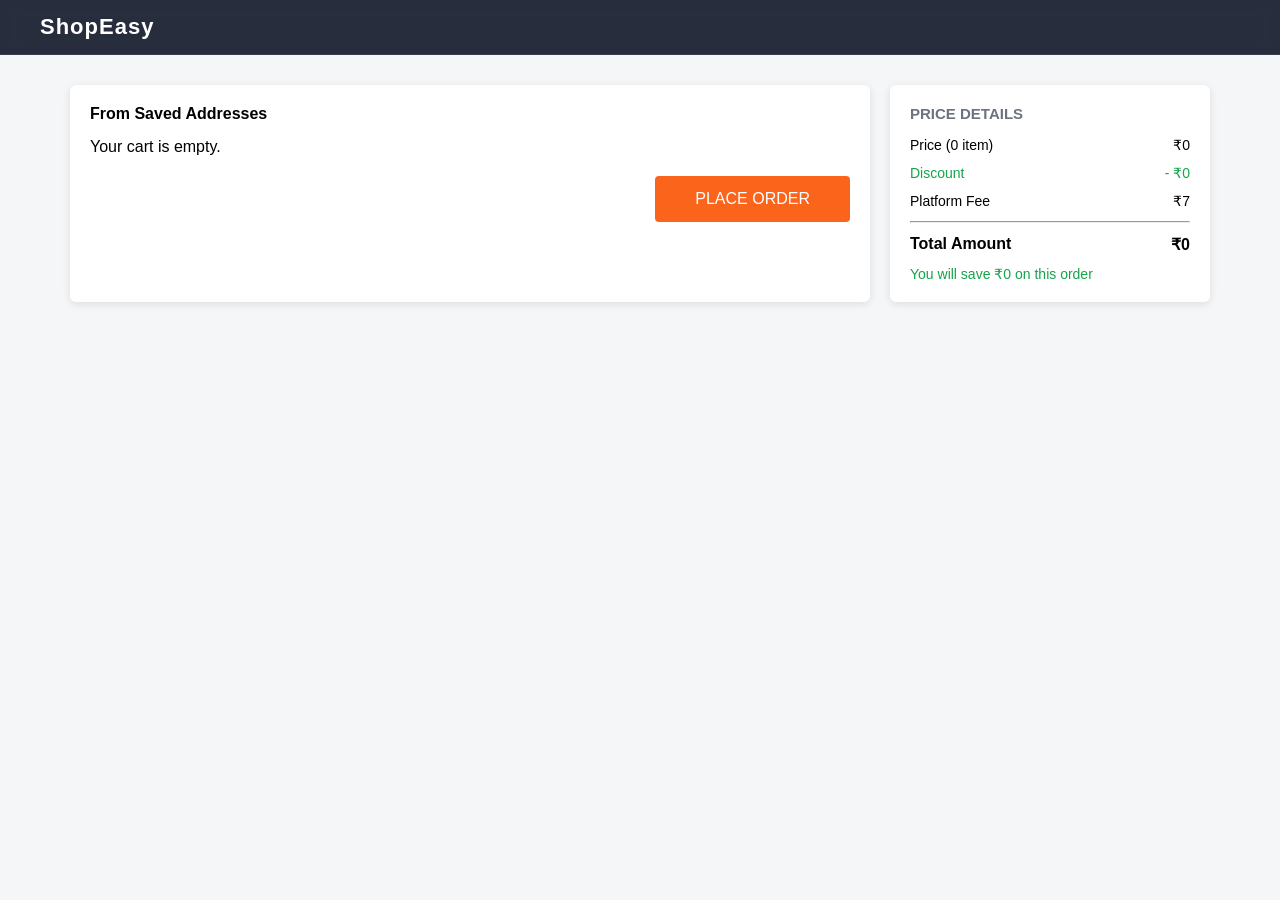
<file: cart.html>
<!DOCTYPE html>
<html lang="en">
<head>
  <meta charset="UTF-8">
  <title>Your Cart | ShopEasy</title>
  <link rel="stylesheet" href="style.css">
</head>
<body>

<!-- NAVBAR -->
<nav class="navbar">
  <h1 class="logo" onclick="window.location.href='index.html'">ShopEasy</h1>
</nav>

<!-- CART LAYOUT -->
<section class="cart-layout">

  <!-- LEFT: CART ITEMS -->
  <div class="cart-left">
    <h3 class="section-title">From Saved Addresses</h3>

    <div id="cart-items" class="cart-items-box">
      <!-- Items rendered by cart.js -->
    </div>

    <div class="place-order">
      <button class="place-order-btn">PLACE ORDER</button>
    </div>
  </div>

  <!-- RIGHT: PRICE DETAILS -->
  <div class="cart-right">
    <h3>PRICE DETAILS</h3>

    <div class="price-row">
      <span>Price (<span id="item-count">0</span> item)</span>
      <span>₹<span id="price-total">0</span></span>
    </div>

    <div class="price-row green">
      <span>Discount</span>
      <span>- ₹<span id="discount">0</span></span>
    </div>

    <div class="price-row">
      <span>Platform Fee</span>
      <span>₹7</span>
    </div>

    <hr>

    <div class="price-row total">
      <span>Total Amount</span>
      <span>₹<span id="final-total">0</span></span>
    </div>

    <p class="savings">
      You will save ₹<span id="savings">0</span> on this order
    </p>
  </div>

</section>

<script src="cart.js"></script>
</body>
</html>
</file>
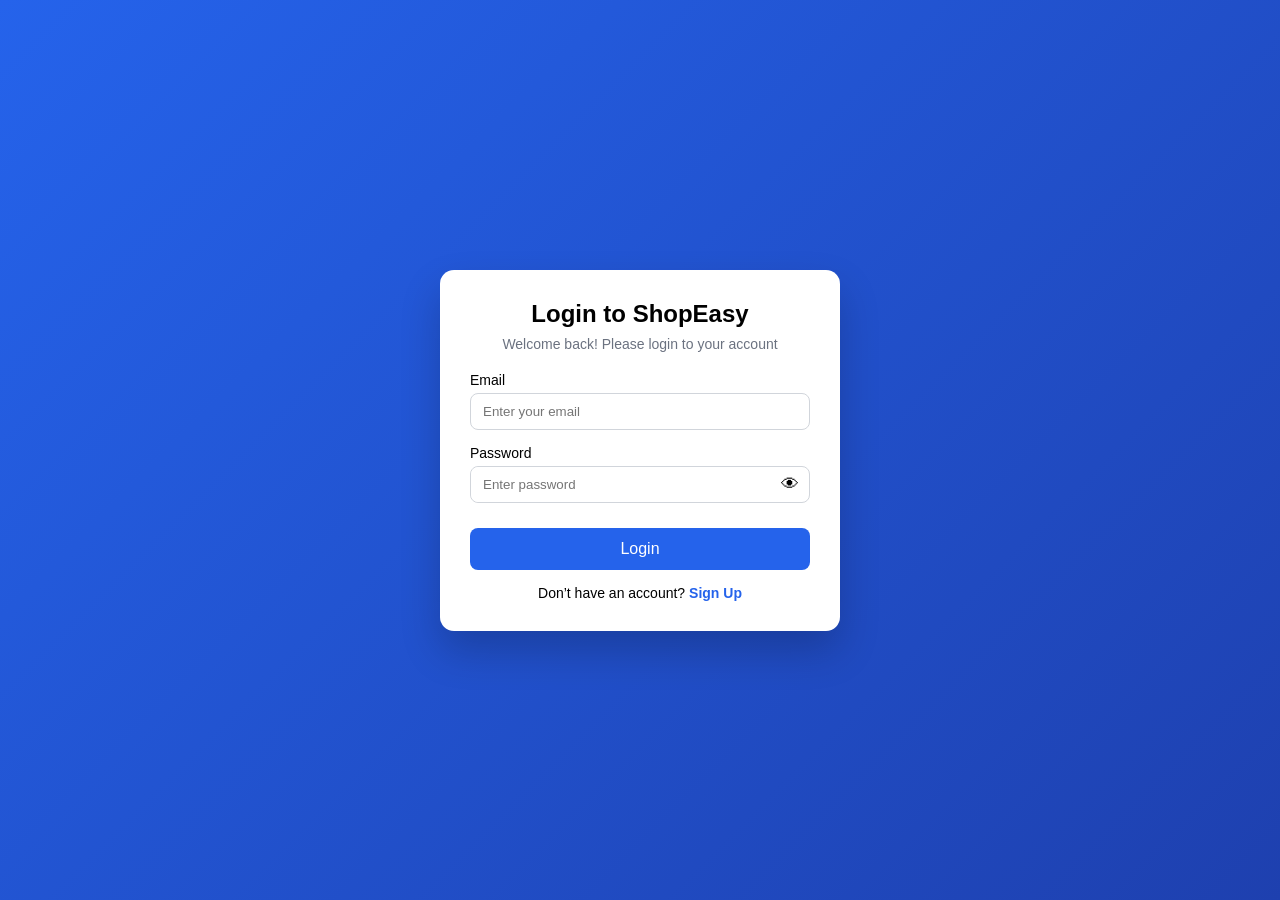
<file: login.html>
<!DOCTYPE html>
<html lang="en">
<head>
  <meta charset="UTF-8">
  <title>Login | ShopEasy</title>
  <link rel="stylesheet" href="style.css">
</head>
<body class="auth-page">

  <div class="auth-container">
    <h2>Login to ShopEasy</h2>
    <p class="auth-subtitle">Welcome back! Please login to your account</p>

    <form onsubmit="loginUser(event)">
      <div class="form-group">
        <label>Email</label>
        <input type="email" id="email" placeholder="Enter your email" required>
      </div>

      <div class="form-group">
        <label>Password</label>
        <div class="password-box">
          <input type="password" id="password" placeholder="Enter password" required>
          <span onclick="togglePassword()">👁</span>
        </div>
      </div>

      <button type="submit" class="auth-btn">Login</button>
    </form>

    <p class="auth-footer">
      Don’t have an account?
      <a href="signup.html">Sign Up</a>
    </p>
  </div>

<script src="auth.js"></script>
</body>
</html>
</file>
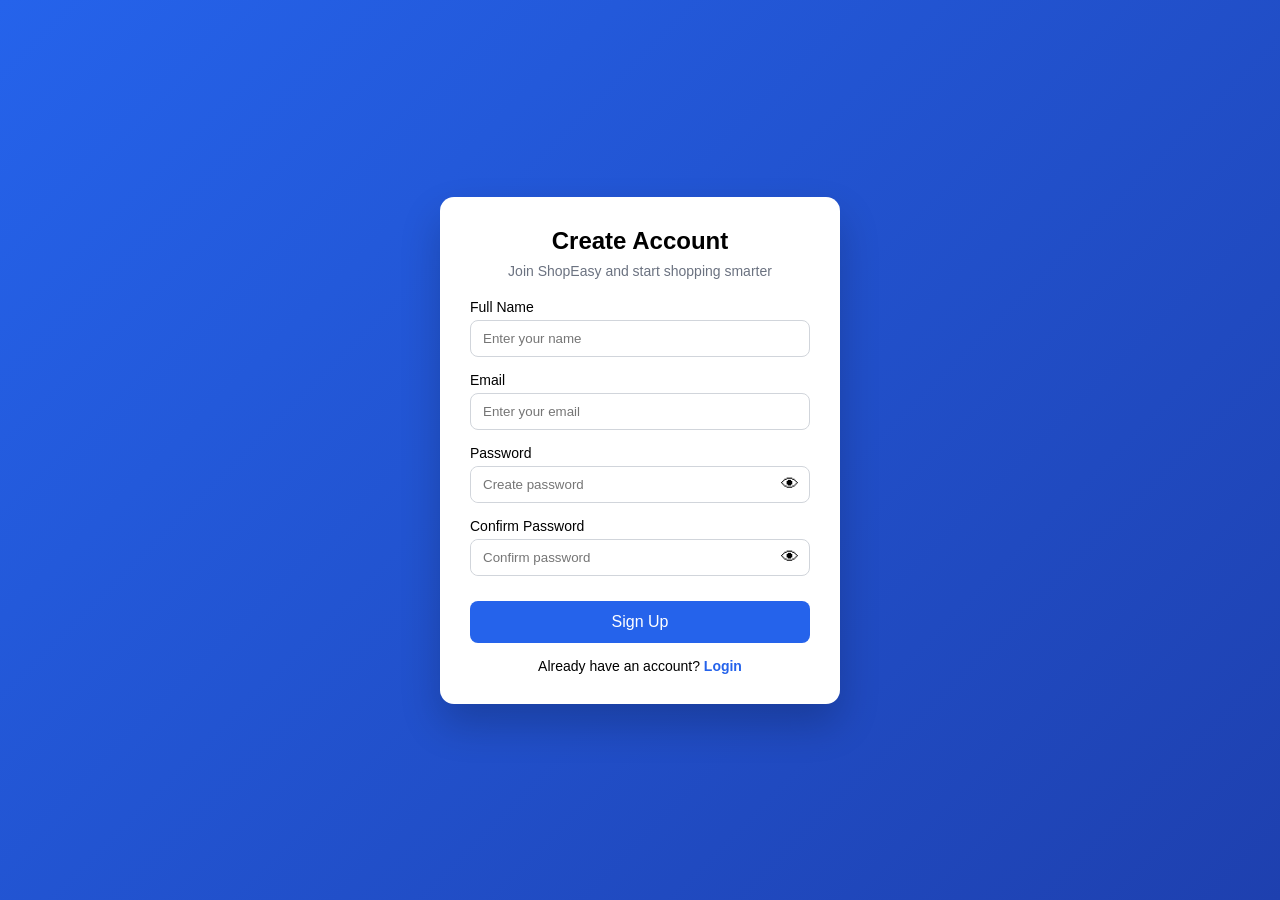
<file: signup.html>
<!DOCTYPE html>
<html lang="en">
<head>
  <meta charset="UTF-8">
  <title>Sign Up | ShopEasy</title>
  <link rel="stylesheet" href="style.css">
</head>
<body class="auth-page">

  <div class="auth-container">
    <h2>Create Account</h2>
    <p class="auth-subtitle">Join ShopEasy and start shopping smarter</p>

    <form onsubmit="signupUser(event)">
      <div class="form-group">
        <label>Full Name</label>
        <input type="text" id="name" placeholder="Enter your name" required>
      </div>

      <div class="form-group">
        <label>Email</label>
        <input type="email" id="email" placeholder="Enter your email" required>
      </div>

      <div class="form-group">
        <label>Password</label>
        <div class="password-box">
          <input type="password" id="password" placeholder="Create password" required>
          <span onclick="togglePassword('password')">👁</span>
        </div>
      </div>

      <div class="form-group">
        <label>Confirm Password</label>
        <div class="password-box">
          <input type="password" id="confirm-password" placeholder="Confirm password" required>
          <span onclick="togglePassword('confirm-password')">👁</span>
        </div>
      </div>

      <button type="submit" class="auth-btn">Sign Up</button>
    </form>

    <p class="auth-footer">
      Already have an account?
      <a href="login.html">Login</a>
    </p>
  </div>

<script src="auth.js"></script>
</body>
</html>
</file>
<file: style.css>
* {
  margin: 0;
  padding: 0;
  box-sizing: border-box;
  font-family: Arial, sans-serif;
}

body {
  background: #f4f6f8;
}

/* ================= MODERN NAVBAR ================= */

.navbar {
  position: sticky;
  top: 0;
  z-index: 1000;

  background: rgba(17, 24, 39, 0.9);
  backdrop-filter: blur(10px);

  color: white;
  padding: 14px 40px;

  display: flex;
  align-items: center;
  justify-content: space-between;

  border-bottom: 1px solid rgba(255,255,255,0.08);
}

/* LOGO */
.logo {
  font-size: 22px;
  font-weight: 700;
  letter-spacing: 1px;
  cursor: pointer;
  transition: 0.3s;
}

.logo:hover {
  color: #3b82f6;
}

/* NAV RIGHT */
.nav-right {
  display: flex;
  align-items: center;
  gap: 20px;
}

/* SEARCH */
.search-box input {
  width: 260px;
  padding: 9px 16px;
  border-radius: 999px;
  border: 1px solid rgba(255,255,255,0.2);
  background: rgba(255,255,255,0.08);
  color: white;
  font-size: 14px;
  transition: 0.3s;
}

.search-box input::placeholder {
  color: #cbd5e1;
}

.search-box input:focus {
  background: white;
  color: black;
  border-color: #3b82f6;
}

/* AUTH BUTTONS */
.auth {
  display: flex;
  gap: 10px;
}

.login-btn {
  background: transparent;
  border: 1px solid rgba(255,255,255,0.4);
  color: white;
  padding: 7px 14px;
  border-radius: 6px;
  font-size: 14px;
  transition: 0.3s;
}

.login-btn:hover {
  background: white;
  color: #111827;
}

.signup-btn {
  background: linear-gradient(135deg, #3b82f6, #2563eb);
  border: none;
  color: white;
  padding: 8px 16px;
  border-radius: 6px;
  font-size: 14px;
  font-weight: 600;
  transition: 0.3s;
}

.signup-btn:hover {
  transform: translateY(-2px);
  box-shadow: 0 6px 15px rgba(37,99,235,0.4);
}

/* CART */
/* ================= CART BADGE ================= */

.cart {
  position: relative;
  font-size: 22px;
  cursor: pointer;
  transition: 0.3s;
}

.cart-badge {
  position: absolute;
  top: -8px;
  right: -10px;

  background: #ef4444;
  color: white;

  font-size: 11px;
  font-weight: bold;

  padding: 4px 7px;
  border-radius: 50%;
  min-width: 20px;
  text-align: center;

  animation-duration: 0.3s;
}

.cart:hover {
  transform: scale(1.1);
}

/* Bounce animation */
@keyframes cartBounce {
  0% { transform: scale(1); }
  40% { transform: scale(1.4); }
  70% { transform: scale(0.9); }
  100% { transform: scale(1); }
}

.cart-badge.animate {
  animation: cartBounce 0.4s ease;
}


/* HAMBURGER */
.hamburger {
  display: none;
  font-size: 24px;
  cursor: pointer;
  transition: 0.3s;
}

.hamburger:hover {
  color: #3b82f6;
}


@media (max-width: 768px) {

  .hamburger {
    display: block;
  }

  .nav-right {
    display: none;
    flex-direction: column;
    width: 100%;
    background: #111827;
    padding: 20px;
    border-radius: 10px;
    margin-top: 10px;
    gap: 16px;
  }

  .nav-right.active {
    display: flex;
  }

  .search-box input {
    width: 100%;
  }

  .auth {
    flex-direction: column;
  }

  .login-btn,
  .signup-btn {
    width: 100%;
  }

  .cart {
    align-self: flex-start;
  }
}



/* ================= PRODUCTS ================= */
.products {
  display: grid;
  grid-template-columns: repeat(auto-fit, minmax(250px, 1fr));
  gap: 25px;
  padding: 40px;
}

.product-card {
  background: white;
  border-radius: 12px;
  padding: 20px;
  text-align: center;
  box-shadow: 0 10px 25px rgba(0,0,0,0.1);
  transition: transform 0.3s;
}

.product-card:hover {
  transform: translateY(-8px);
}

.product-card img {
  width: 100%;
  height: 220px;
  object-fit: cover;
  border-radius: 10px;
}

.product-card h3 {
  margin: 15px 0 10px;
}

.product-card p {
  font-size: 18px;
  color: #2563eb;
  margin-bottom: 15px;
}

.product-card button {
  background: #2563eb;
  color: white;
  border: none;
  padding: 10px 18px;
  border-radius: 6px;
  cursor: pointer;
}

.product-card button:hover {
  background: #1e40af;
}


/* ================= CART LAYOUT ================= */
.cart-layout {
  display: grid;
  grid-template-columns: 2.5fr 1fr;
  gap: 20px;
  padding: 30px;
  max-width: 1200px;
  margin: auto;
}

.cart-left,
.cart-right {
  background: #fff;
  border-radius: 6px;
  box-shadow: 0 2px 8px rgba(0,0,0,0.1);
}

/* LEFT */
.cart-left {
  padding: 20px;
}

.section-title {
  font-size: 16px;
  margin-bottom: 15px;
}

.cart-items-box .cart-item {
  display: flex;
  gap: 15px;
  padding: 15px 0;
  border-bottom: 1px solid #e5e7eb;
}

.cart-item img {
  width: 120px;
  height: 120px;
  object-fit: cover;
  border-radius: 4px;
}

.cart-info h4 {
  font-size: 15px;
  margin-bottom: 5px;
}

.cart-info p {
  font-size: 14px;
  color: #2563eb;
  margin-bottom: 8px;
}

.qty-controls {
  display: flex;
  align-items: center;
  gap: 10px;
}

.qty-controls button {
  width: 28px;
  height: 28px;
  border-radius: 50%;
  border: 1px solid #d1d5db;
  background: white;
  cursor: pointer;
}

.remove-btn {
  background: none;
  border: none;
  color: #2563eb;
  font-size: 13px;
  cursor: pointer;
  margin-top: 8px;
}

/* PLACE ORDER */
.place-order {
  display: flex;
  justify-content: flex-end;
  margin-top: 20px;
}

.place-order-btn {
  background: #fb641b;
  color: white;
  border: none;
  padding: 14px 40px;
  font-size: 16px;
  cursor: pointer;
  border-radius: 4px;
}

/* RIGHT */
.cart-right {
  padding: 20px;
  height: fit-content;
  position: sticky;
  top: 20px;
}

.cart-right h3 {
  font-size: 15px;
  margin-bottom: 15px;
  color: #6b7280;
}

.price-row {
  display: flex;
  justify-content: space-between;
  margin: 12px 0;
  font-size: 14px;
}

.price-row.green {
  color: #16a34a;
}

.price-row.total {
  font-size: 16px;
  font-weight: bold;
}

.savings {
  margin-top: 10px;
  color: #16a34a;
  font-size: 14px;
}

/* ================= MOBILE ================= */
@media (max-width: 768px) {
  .cart-layout {
    grid-template-columns: 1fr;
  }

  .place-order {
    justify-content: center;
  }

  .cart-right {
    position: static;
  }
}


/* ================= FOOTER ================= */
.footer {
  background: #111827;
  color: #d1d5db;
  margin-top: 60px;
  border-top: 1px solid rgba(255,255,255,0.1);
}

.footer-container {
  display: grid;
  grid-template-columns: repeat(auto-fit, minmax(200px, 1fr));
  gap: 30px;
  padding: 40px;
}

.footer-section h3,
.footer-section h4 {
  color: white;
  margin-bottom: 15px;
  font-size: 15px;
  text-transform: uppercase;
  letter-spacing: 0.5px;
}

.footer-section p {
  font-size: 14px;
  line-height: 1.6;
}

.footer-section ul {
  list-style: none;
}

.footer-section ul li {
  margin-bottom: 10px;
}

.footer-section ul li a {
  color: #d1d5db;
  text-decoration: none;
  font-size: 14px;
}

.footer-section ul li a:hover {
  color: #2563eb;
}

.social-icons a {
  font-size: 20px;
  margin-right: 10px;
  text-decoration: none;
}

.footer-bottom {
  text-align: center;
  padding: 15px;
  background: #020617;
  font-size: 14px;
}

/* ================= HERO ================= */
.hero {
  background: linear-gradient(135deg, #2563eb, #1e40af);
  color: white;
  text-align: center;
  padding: 60px 20px;
}

.hero h2 {
  font-size: 36px;
  margin-bottom: 10px;
}

.hero p {
  font-size: 16px;
  opacity: 0.9;
}

/* ================= PRODUCTS ================= */
.products {
  padding: 60px 0;
}

.products-container {
  max-width: 1200px;
  margin: auto;
  padding: 0 30px;
  display: grid;
  grid-template-columns: repeat(auto-fit, minmax(260px, 1fr));
  gap: 30px;
}

.product-card {
  background: white;
  border-radius: 14px;
  padding: 18px;
  text-align: center;
  box-shadow: 0 12px 30px rgba(0,0,0,0.08);
  transition: transform 0.3s, box-shadow 0.3s;
}

.product-card:hover {
  transform: translateY(-6px);
  box-shadow: 0 18px 40px rgba(0,0,0,0.12);
}

.product-card img {
  height: 220px;
  border-radius: 12px;
}

.product-card h3 {
  font-size: 18px;
  margin: 15px 0 6px;
}

.product-card p {
  font-size: 20px;
  font-weight: bold;
  color: #2563eb;
  margin-bottom: 14px;
}

.product-card button {
  width: 100%;
  padding: 12px;
  border-radius: 8px;
  font-size: 15px;
  font-weight: 600;
}

/* ================= RESPONSIVE ================= */

/* TABLETS */
@media (max-width: 1024px) {
  .products-container {
    grid-template-columns: repeat(2, 1fr);
  }

  .search-box input {
    width: 200px;
  }
}

/* MOBILE */
@media (max-width: 768px) {

  /* NAVBAR */
  .navbar {
    flex-direction: column;
    align-items: flex-start;
    gap: 12px;
  }

  .nav-right {
    width: 100%;
    flex-direction: column;
    align-items: stretch;
    gap: 12px;
  }

  .search-box input {
    width: 100%;
  }

  .auth {
    justify-content: space-between;
  }

  .cart {
    align-self: flex-end;
  }

  /* HERO */
  .hero h2 {
    font-size: 26px;
  }

  .hero p {
    font-size: 14px;
  }

  /* PRODUCTS */
  .products-container {
    grid-template-columns: 1fr;
    padding: 0 16px;
  }

  .product-card img {
    height: 200px;
  }

  .product-card button {
    font-size: 16px;
    padding: 14px;
  }

  /* CART PAGE */
  .cart-item {
    flex-direction: column;
    align-items: center;
    text-align: center;
  }

  .cart-item img {
    width: 100%;
    max-width: 220px;
  }

  .cart-summary {
    text-align: center;
  }
}

/* SMALL PHONES */
@media (max-width: 480px) {

  .logo {
    font-size: 20px;
  }

  .login-btn,
  .signup-btn {
    width: 100%;
  }

  .auth {
    flex-direction: column;
    gap: 8px;
  }

  .footer-container {
    grid-template-columns: 1fr;
    text-align: center;
  }

  .social-icons {
    justify-content: center;
  }
}

/* ================= RATINGS ================= */
.rating {
  display: flex;
  align-items: center;
  justify-content: center;
  gap: 6px;
  margin: 6px 0 10px;
}

.stars {
  position: relative;
  display: inline-block;
  font-size: 16px;
  line-height: 1;
}

.stars::before {
  content: "★★★★★";
  color: #d1d5db;
}

.stars::after {
  content: "★★★★★";
  position: absolute;
  left: 0;
  top: 0;
  width: var(--rating-width);
  overflow: hidden;
  color: #facc15; /* gold */
}

.rating-text {
  font-size: 13px;
  color: #6b7280;
}

/* ================= AUTH PAGES ================= */
.auth-page {
  min-height: 100vh;
  background: linear-gradient(135deg, #2563eb, #1e40af);
  display: flex;
  align-items: center;
  justify-content: center;
}

.auth-container {
  background: white;
  width: 100%;
  max-width: 400px;
  padding: 30px;
  border-radius: 14px;
  box-shadow: 0 20px 40px rgba(0,0,0,0.2);
}

.auth-container h2 {
  text-align: center;
  margin-bottom: 8px;
}

.auth-subtitle {
  text-align: center;
  font-size: 14px;
  color: #6b7280;
  margin-bottom: 20px;
}

.form-group {
  margin-bottom: 15px;
}

.form-group label {
  font-size: 14px;
  margin-bottom: 5px;
  display: block;
}

.form-group input {
  width: 100%;
  padding: 10px 12px;
  border-radius: 8px;
  border: 1px solid #d1d5db;
  outline: none;
}

.form-group input:focus {
  border-color: #2563eb;
}

.password-box {
  display: flex;
  align-items: center;
  border: 1px solid #d1d5db;
  border-radius: 8px;
  padding-right: 10px;
}

.password-box input {
  border: none;
}

.password-box span {
  cursor: pointer;
  font-size: 18px;
}

.auth-btn {
  width: 100%;
  padding: 12px;
  background: #2563eb;
  color: white;
  border: none;
  border-radius: 8px;
  font-size: 16px;
  cursor: pointer;
  margin-top: 10px;
}

.auth-btn:hover {
  background: #1e40af;
}

.auth-footer {
  text-align: center;
  margin-top: 15px;
  font-size: 14px;
}

.auth-footer a {
  color: #2563eb;
  text-decoration: none;
  font-weight: 600;
}

/* ================= MINI CART ================= */
.mini-cart {
  position: fixed;
  top: 0;
  right: -400px;
  width: 350px;
  height: 100%;
  background: white;
  box-shadow: -5px 0 25px rgba(0,0,0,0.15);
  padding: 20px;
  transition: 0.4s ease;
  z-index: 2000;
  display: flex;
  flex-direction: column;
}

.mini-cart.active {
  right: 0;
}

.mini-cart-header {
  display: flex;
  justify-content: space-between;
  align-items: center;
  margin-bottom: 15px;
}

.mini-cart-header span {
  cursor: pointer;
  font-size: 20px;
}

.mini-cart-item {
  display: flex;
  gap: 10px;
  margin-bottom: 15px;
}

.mini-cart-item img {
  width: 60px;
  height: 60px;
  object-fit: cover;
  border-radius: 8px;
}

.mini-cart-footer {
  margin-top: auto;
}

.mini-cart-footer button {
  width: 100%;
  padding: 12px;
  background: #2563eb;
  color: white;
  border: none;
  border-radius: 6px;
  cursor: pointer;
}

/* ================= TOAST ================= */
.cart-toast {
  position: fixed;
  bottom: 20px;
  right: 20px;
  background: #111827;
  color: white;
  padding: 12px 18px;
  border-radius: 6px;
  opacity: 0;
  transform: translateY(20px);
  transition: 0.4s;
}

.cart-toast.show {
  opacity: 1;
  transform: translateY(0);
}

/* ================= FLYING IMAGE ================= */
.flying-img {
  position: fixed;
  width: 80px;
  height: 80px;
  object-fit: cover;
  border-radius: 8px;
  pointer-events: none;
  transition: all 0.8s cubic-bezier(.65,-0.35,.35,1.35);
  z-index: 3000;
}
</file>
